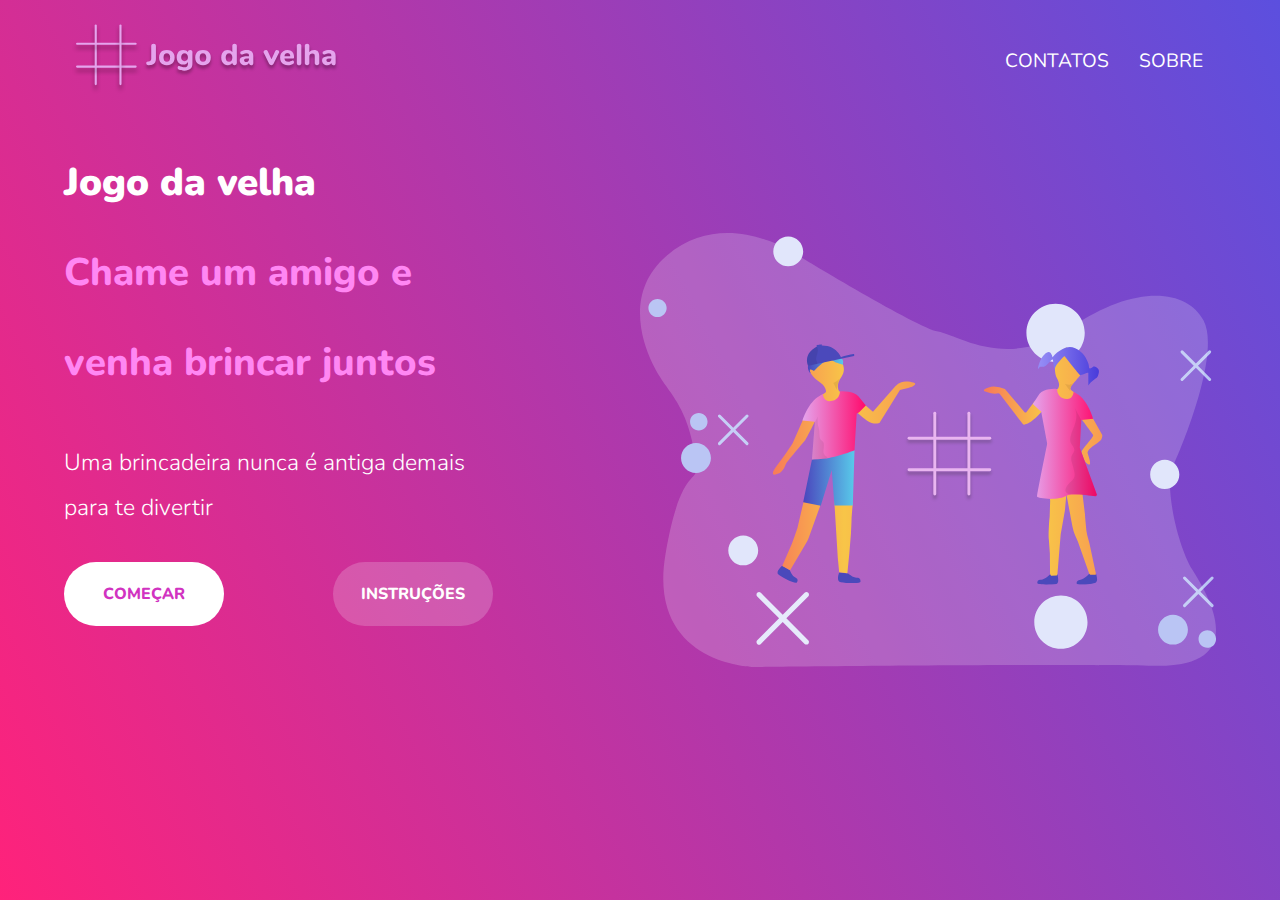
<file: index.html>
<!DOCTYPE html>
<html lang="pt-br">
  <head>
    <meta charset="UTF-8" />
    <meta name="viewport" content="width=device-width, initial-scale=1.0" />
    <title>Jogo da Velha</title>
    <link rel="icon" href="./public/img/jogoDaVelha.svg" />
    
    <script src="https://code.jquery.com/jquery-3.5.1.min.js" integrity="sha256-9/aliU8dGd2tb6OSsuzixeV4y/faTqgFtohetphbbj0=" crossorigin="anonymous"></script>

    <link rel="stylesheet" href="./public/css/main.css" />
    <link rel="stylesheet" href="./public/css/index-style.css" />
    
    <link rel="icon" type="image/png" href="./public/img/jogoDaVelha.svg"/>

    <link
      href="https://fonts.googleapis.com/css2?family=Nunito:wght@400;600;700;800&display=swap"
      rel="stylesheet"
    />
  </head>
  <body>
    <div id="page">
      <div id="container-index" class="container">
        <header>
          <a href="index.html"
            ><img src=".\public\img\Logo.svg" alt="Jogo da velha"
          /></a>
          <ul class="informations">
            <li></li>
            <li>CONTATOS</li>
            <li>SOBRE</li>
          </ul>
        </header>

        <main class="main-index">
          <div class="text-main introducao">
            <h1>
              <strong>Jogo da velha</strong> Chame um amigo e venha brincar
              juntos
            </h1>
            <p>Uma brincadeira nunca é antiga demais para te divertir</p>
          </div>
          <section class="invitation">
            <button class="button button-white" onclick="iniciar()">COMEÇAR</button>
            <a class="button button-transparent" href="instructions.html"
              >INSTRUÇÕES</a
            >
          </section>
        </main>

        <footer>
          <!--Rodapé-->
        </footer>
      </div>
    </div>
    <script type="text/javascript" src="./public/js/index-script.js"></script>
  </body>
</html>
</file>
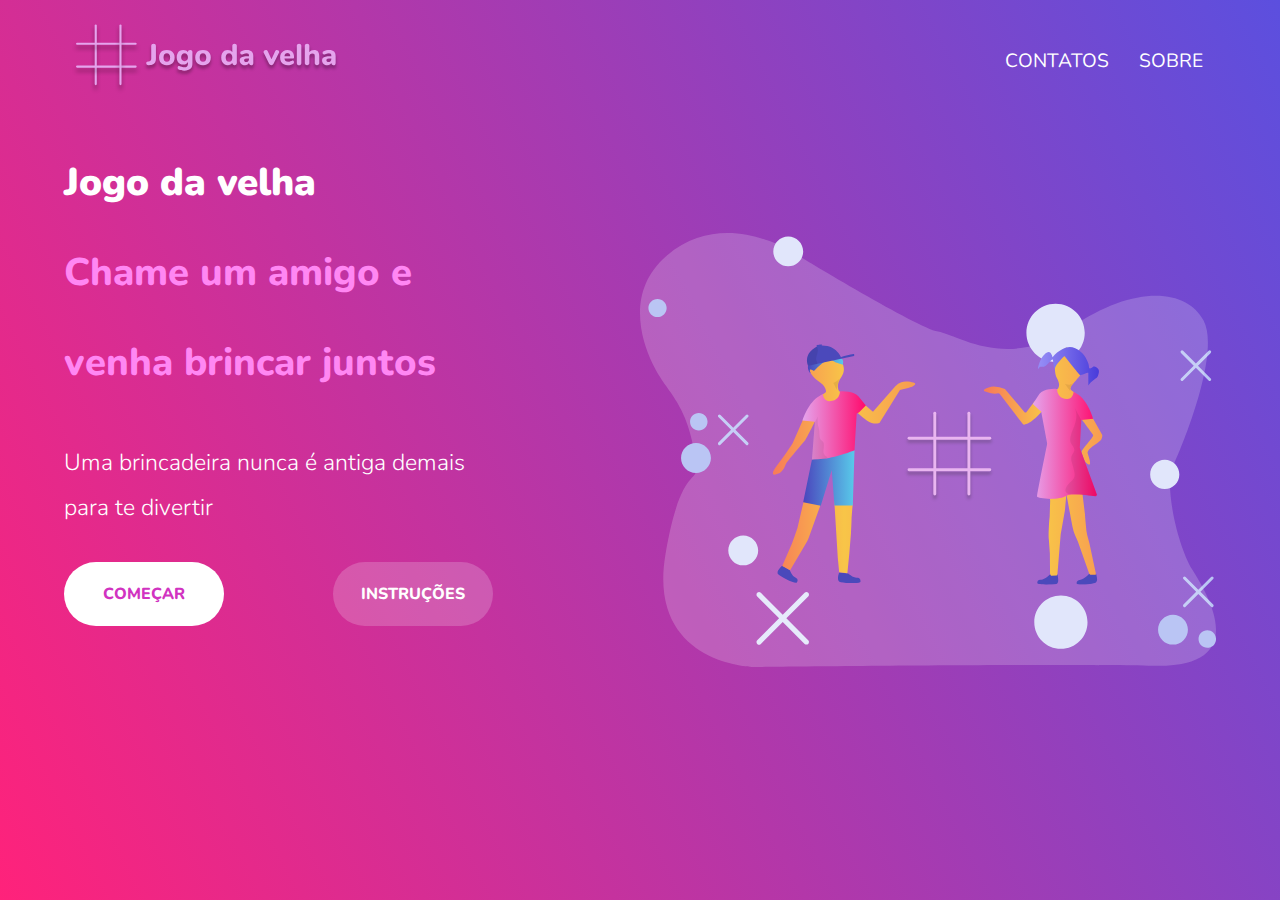
<file: Jogo da velha/index.html>
<!DOCTYPE html>
<html lang="pt-br">
  <head>
    <meta charset="UTF-8" />
    <meta name="viewport" content="width=device-width, initial-scale=1.0" />
    <title>Jogo da Velha</title>
    <link rel="icon" href="./public/img/jogoDaVelha.svg" />

    <link rel="stylesheet" href="./public/css/main.css" />
    <link rel="stylesheet" href="./public/css/index-style.css" />

    <link
      href="https://fonts.googleapis.com/css2?family=Nunito:wght@400;600;700;800&display=swap"
      rel="stylesheet"
    />
  </head>
  <body>
    <div id="page">
      <div id="container-index" class="container">
        <header>
          <a href="index.html"
            ><img src=".\public\img\Logo.svg" alt="Jogo da velha"
          /></a>
          <ul class="informations">
            <li></li>
            <li>CONTATOS</li>
            <li>SOBRE</li>
          </ul>
        </header>

        <main class="main-index">
          <div class="text-main introducao">
            <h1>
              <strong>Jogo da velha</strong> Chame um amigo e venha brincar
              juntos
            </h1>
            <p>Uma brincadeira nunca é antiga demais para te divertir</p>
          </div>
          <section class="invitation">
            <button class="button button-white" onclick="iniciar()">COMEÇAR</button>
            <a class="button button-transparent" href="instructions.html"
              >INSTRUÇÕES</a
            >
          </section>
        </main>

        <footer>
          <!--Rodapé-->
        </footer>
      </div>
    </div>
    <script type="text/javascript" src="./public/js/index-script.js"></script>
  </body>
</html>
</file>
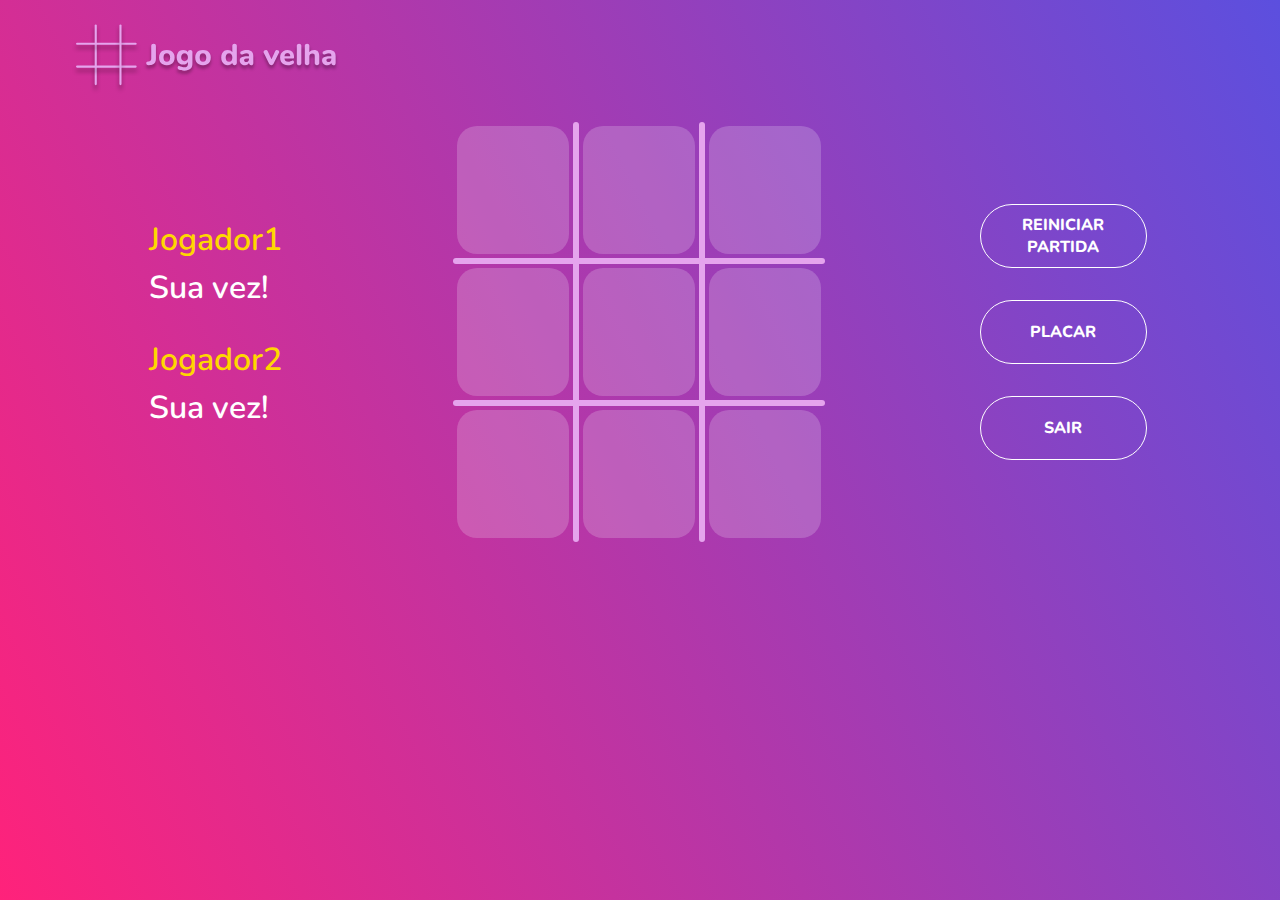
<file: gamer.html>
<!DOCTYPE html>
<html lang="pt-br">
  <head>
    <meta charset="UTF-8" />
    <meta name="viewport" content="width=device-width, initial-scale=1.0" />
    <title>Jogo da Velha</title>
    <link rel="icon" href="./public/img/jogoDaVelha.svg" />

    <link rel="stylesheet" href="./public/css/main.css" />
    <link rel="stylesheet" href="./public/css/gamer-style.css" />


    <link
      href="https://fonts.googleapis.com/css2?family=Nunito:wght@400;600;700;800&display=swap"
      rel="stylesheet"
    />
  </head>
  <body>
    <div id="page">
      <div id="container-index" class="container">
        <header>
          <a href="index.html"
            ><img src=".\public\img\Logo.svg" alt="Jogo da velha"
          /></a>
        </header>
        <main class="main-gamer">
          <aside id="vez-jogadores">
            <div id="vencedor"></div>
            <div id="vez-jogador1">
              <label class="nome-jogador" id="nome-pessoa1">Jogador1</label>
              <p>Sua vez!</p>
            </div>
            <div id="vez-jogador2">
              <label class="nome-jogador" id="nome-pessoa2">Jogador2</label>
              <p>Sua vez!</p>
            </div>
          </aside>
          <div id="jodo-da-velha">
            <div class="linha">
              <div id="1" class="quadrado" onclick="escolherQuadrado(this.id)">-</div>
              <div class="vertical top"></div>
              <div id="2" class="quadrado" onclick="escolherQuadrado(this.id)">-</div>
              <div class="vertical top"></div>
              <div id="3" class="quadrado" onclick="escolherQuadrado(this.id)">-</div>
            </div>
            <div class="horizontal"></div>
            <div class="linha">
              <div id="4" class="quadrado" onclick="escolherQuadrado(this.id)">-</div>
              <div class="vertical"></div>
              <div id="5" class="quadrado" onclick="escolherQuadrado(this.id)">-</div>
              <div class="vertical"></div>
              <div id="6" class="quadrado" onclick="escolherQuadrado(this.id)">-</div>
            </div>
            <div class="horizontal"></div>
            <div class="linha">
              <div id="7" class="quadrado" onclick="escolherQuadrado(this.id)">-</div>
              <div class="vertical bottom"></div>
              <div id="8" class="quadrado" onclick="escolherQuadrado(this.id)">-</div>
              <div class="vertical bottom"></div>
              <div id="9" class="quadrado" onclick="escolherQuadrado(this.id)">-</div>
            </div>
          </div>
          <aside id="controles">
            <button class="button button-basic" onclick="reiniciar()">
              REINICIAR PARTIDA
            </button>

            <button onclick="window.location.href = 'placar.html'" class="button button-basic">PLACAR</button>

            <button class="button button-basic">
              <a href="index.html">SAIR</a>
            </button>
          </aside>
        </main>

        <footer>
        </footer>
      </div>
    </div>
    <script type="text/javascript" src="./public/js/gamer-script.js"></script>
  </body>
</html>
</file>
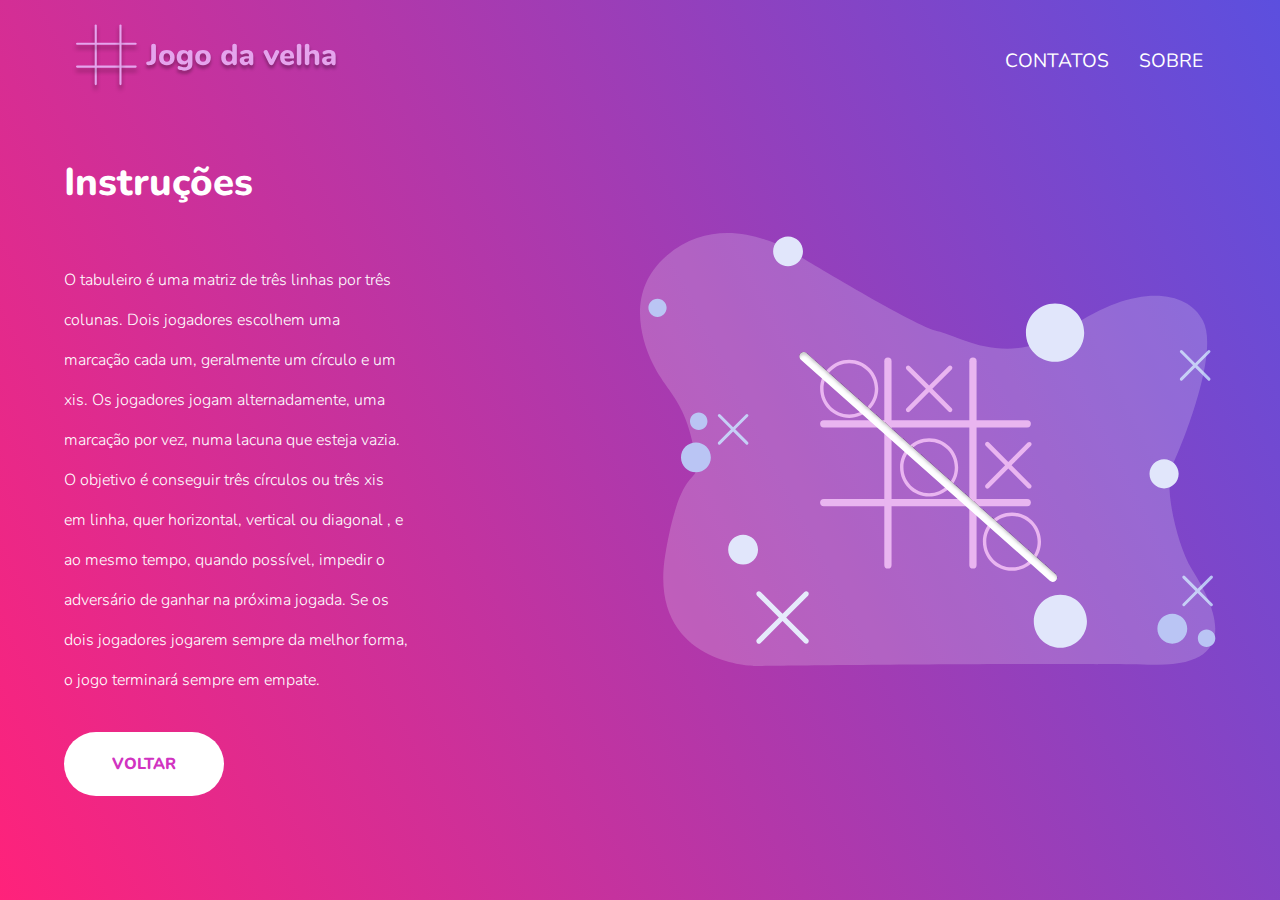
<file: instructions.html>
<!DOCTYPE html>
<html lang="pt-br">
  <head>
    <meta charset="UTF-8" />
    <meta name="viewport" content="width=device-width, initial-scale=1.0" />
    <title>Instruções | Jogo da Velha</title>
    <link rel="icon" href="./public/img/jogoDaVelha.svg" />

    <link rel="stylesheet" href="./public/css/main.css" />
    <link rel="stylesheet" href=".\public\css\instructions-style.css" />

    <link rel="icon" type="image/svg" href="./public/img/jogoDaVelha.svg"/>

    <link
      href="https://fonts.googleapis.com/css2?family=Nunito:wght@400;600;700;800&display=swap"
      rel="stylesheet"
    />
  </head>
  <body>
    <div id="page">
      <div id="container-instructions" class="container">
        <header>
          <a href="index.html"
            ><img src=".\public\img\Logo.svg" alt="Jogo da velha"
          /></a>
          <ul class="informations">
            <li></li>
            <li>CONTATOS</li>
            <li>SOBRE</li>
          </ul>
        </header>

        <main>
          <div class="text-main instructions">
            <h1>Instruções</h1>
            <p>
              O tabuleiro  é uma matriz  de três linhas por três colunas. Dois jogadores escolhem uma marcação cada um, geralmente um círculo e um xis. Os jogadores jogam alternadamente, uma marcação por vez, numa lacuna que esteja vazia. O objetivo é conseguir três círculos ou três xis em linha, quer horizontal, vertical ou diagonal , e ao mesmo tempo, quando possível, impedir o adversário de ganhar na próxima jogada. Se os dois jogadores jogarem sempre da melhor forma, o jogo terminará sempre em empate.</p>
          </div>
          <a class="button button-white" href="index.html">VOLTAR</a>
        </main>

        <footer>
          <!--Rodapé-->
        </footer>
      </div>
    </div>
  </body>
</html>
</file>
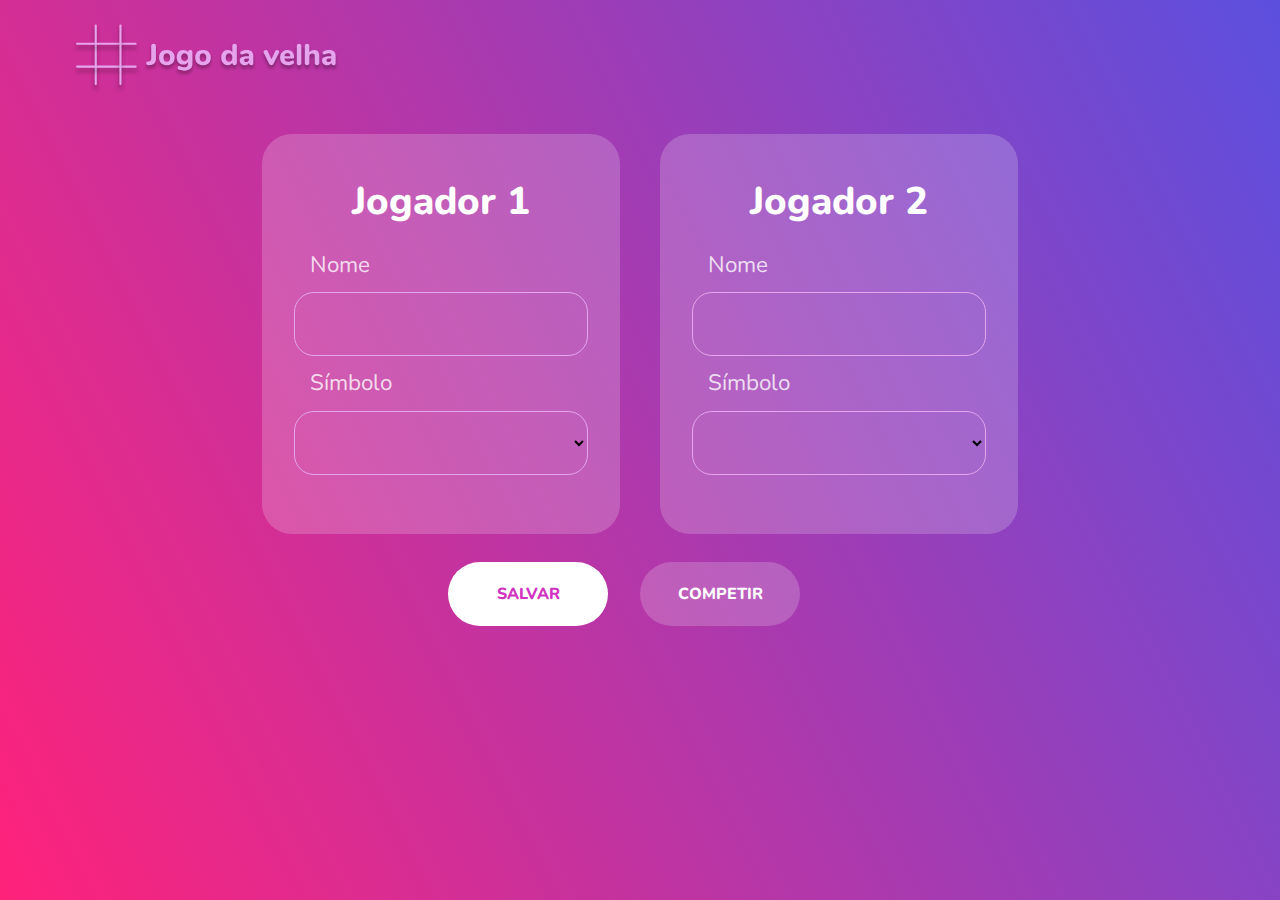
<file: start.html>
<!DOCTYPE html>
<html lang="en">
  <head>
    <meta charset="UTF-8" />
    <meta http-equiv="X-UA-Compatible" content="IE=edge" />
    <meta name="viewport" content="width=device-width, initial-scale=1.0" />
    <title>Start | Jogo da Velha</title>
    <link rel="icon" href="./public/img/jogoDaVelha.svg" />

    <link rel="stylesheet" href="./public/css/main.css" />
    <link rel="stylesheet" href="./public/css/start-style.css" />
    
    <link rel="icon" type="image/svg" href="./public/img/jogoDaVelha.svg"/>

    <link
      href="https://fonts.googleapis.com/css2?family=Nunito:wght@400;600;700;800&display=swap"
      rel="stylesheet"
    />
  </head>
  <body>
    <div id="page">
      <div id="container-start" class="container">
        <header>
          <a href="index.html"
            ><img src=".\public\img\Logo.svg" alt="Jogo da velha"
          /></a>
        </header>

        <form class="main-start" action="">
          <div id="inputs">
            <section class="input jogador1">
              <h1>Jogador 1</h1>
              <div class="input-area jogador1">
                <label for="nome-jogador1">Nome</label>
                <input id="nome-jogador1" name="name" class="name" required />
              </div>
              <div class="input-area jogador1">
                <p>Símbolo</p>
                <select id="simbolo-jogador1" required>
                  <option value=""></option>
                  <option>X</option>
                  <option>O</option>
                </select>
              </div>
            </section>
            <section class="input jogador2">
              <h1>Jogador 2</h1>
              <div class="input-area jogador2">
                <label for="nome-jogador2">Nome</label>
                <input id="nome-jogador2" name="name" class="name" required />
              </div>
              <div class="input-area jogador2">
                <p>Símbolo</p>
                <select id="simbolo-jogador2" required>
                  <option value=""></option>
                  <option>X</option>
                  <option>O</option>
                </select>
              </div>
            </section>
          </div>
          <div id="button-centro">
            <button
              class="button button-white"
              onclick="salvarJogadores()"
              type="submit"
              id="inicar"
            >
              SALVAR
            </button>
            <button class="button button-transparent" onclick="competir()">
              COMPETIR
            </button>
          </div>
        </form>
      </div>
    </div>
    <script type="text/javascript" src="./public/js/start-script.js"></script>
  </body>
</html>
</file>
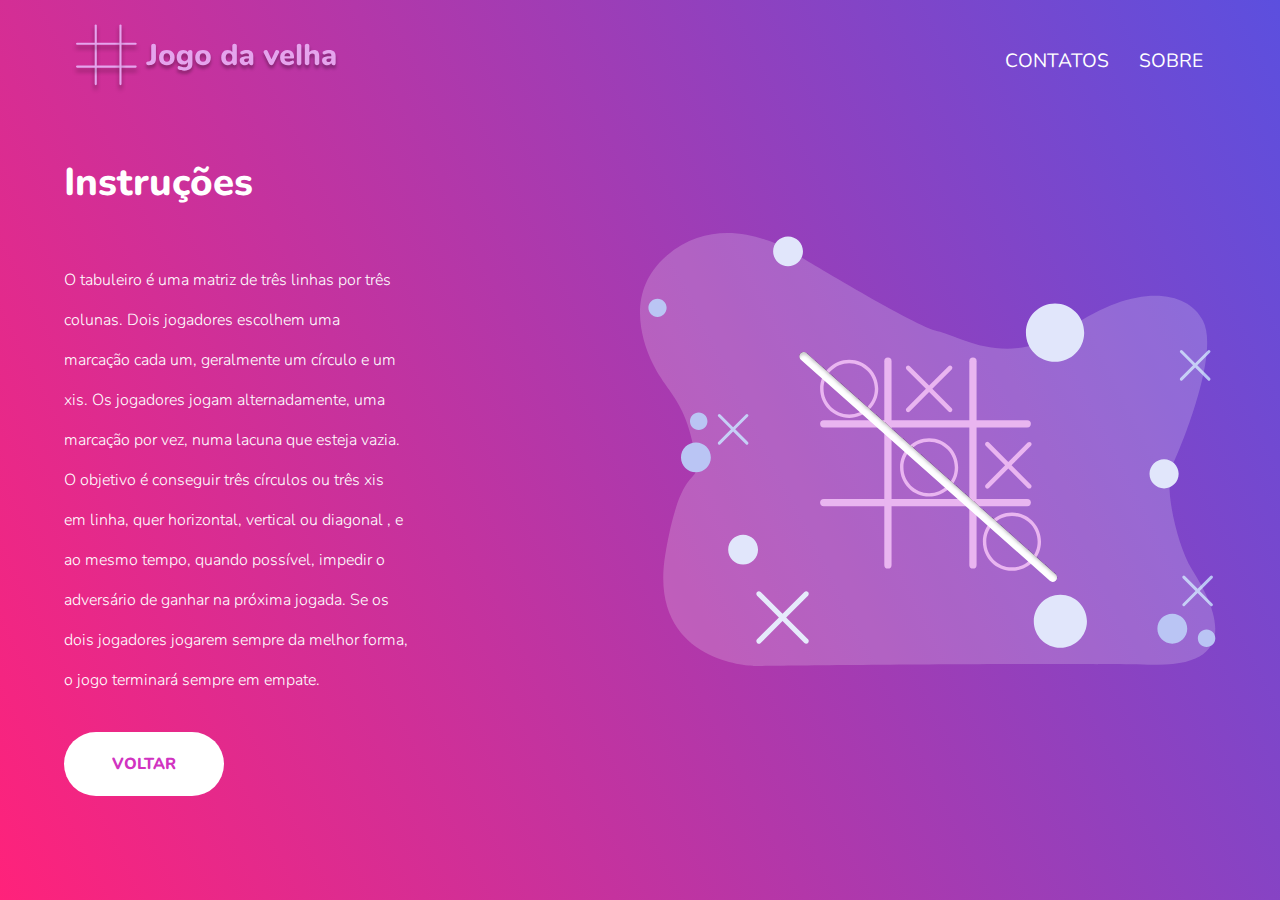
<file: Jogo da velha/instructions.html>
<!DOCTYPE html>
<html lang="pt-br">
  <head>
    <meta charset="UTF-8" />
    <meta name="viewport" content="width=device-width, initial-scale=1.0" />
    <title>Instruções | Jogo da Velha</title>
    <link rel="icon" href="./public/img/jogoDaVelha.svg" />

    <link rel="stylesheet" href="./public/css/main.css" />
    <link rel="stylesheet" href=".\public\css\instructions-style.css" />

    <link
      href="https://fonts.googleapis.com/css2?family=Nunito:wght@400;600;700;800&display=swap"
      rel="stylesheet"
    />
  </head>
  <body>
    <div id="page">
      <div id="container-instructions" class="container">
        <header>
          <a href="index.html"
            ><img src=".\public\img\Logo.svg" alt="Jogo da velha"
          /></a>
          <ul class="informations">
            <li></li>
            <li>CONTATOS</li>
            <li>SOBRE</li>
          </ul>
        </header>

        <main>
          <div class="text-main instructions">
            <h1>Instruções</h1>
            <p>
              O tabuleiro  é uma matriz  de três linhas por três colunas. Dois jogadores escolhem uma marcação cada um, geralmente um círculo e um xis. Os jogadores jogam alternadamente, uma marcação por vez, numa lacuna que esteja vazia. O objetivo é conseguir três círculos ou três xis em linha, quer horizontal, vertical ou diagonal , e ao mesmo tempo, quando possível, impedir o adversário de ganhar na próxima jogada. Se os dois jogadores jogarem sempre da melhor forma, o jogo terminará sempre em empate.</p>
          </div>
          <a class="button button-white" href="index.html">VOLTAR</a>
        </main>

        <footer>
          <!--Rodapé-->
        </footer>
      </div>
    </div>
  </body>
</html>
</file>
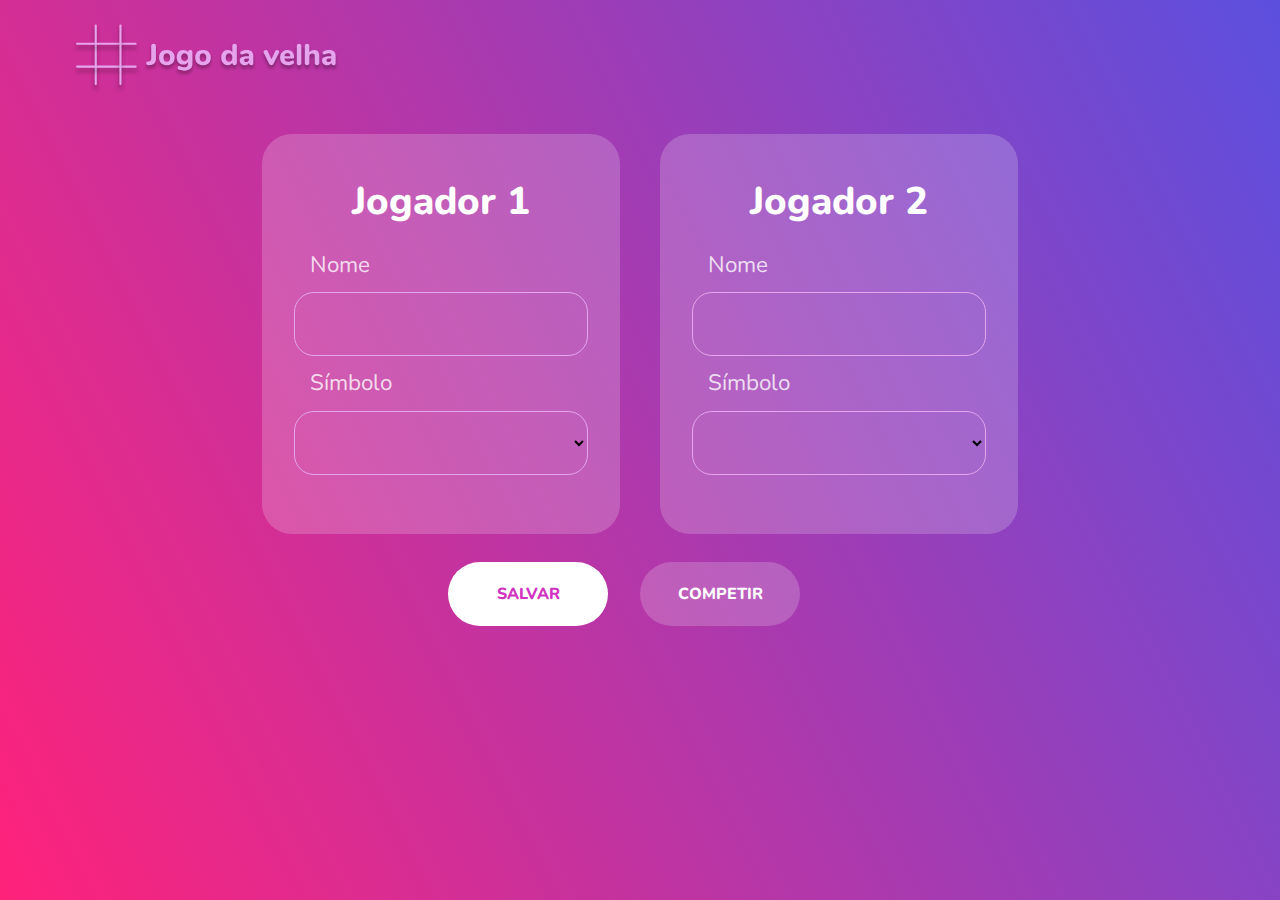
<file: Jogo da velha/start.html>
<!DOCTYPE html>
<html lang="en">
  <head>
    <meta charset="UTF-8" />
    <meta http-equiv="X-UA-Compatible" content="IE=edge" />
    <meta name="viewport" content="width=device-width, initial-scale=1.0" />
    <title>Start | Jogo da Velha</title>
    <link rel="icon" href="./public/img/jogoDaVelha.svg" />

    <link rel="stylesheet" href="./public/css/main.css" />
    <link rel="stylesheet" href="./public/css/start-style.css" />

    <link
      href="https://fonts.googleapis.com/css2?family=Nunito:wght@400;600;700;800&display=swap"
      rel="stylesheet"
    />
  </head>
  <body>
    <div id="page">
      <div id="container-start" class="container">
        <header>
          <a href="index.html"
            ><img src=".\public\img\Logo.svg" alt="Jogo da velha"
          /></a>
        </header>

        <form class="main-start" action="">
          <div id="inputs">
            <section class="input jogador1">
              <h1>Jogador 1</h1>
              <div class="input-area jogador1">
                <label for="nome-jogador1">Nome</label>
                <input id="nome-jogador1" name="name" class="name" required />
              </div>
              <div class="input-area jogador1">
                <p>Símbolo</p>
                <select id="simbolo-jogador1" required>
                  <option value=""></option>
                  <option>X</option>
                  <option>O</option>
                </select>
              </div>
            </section>
            <section class="input jogador2">
              <h1>Jogador 2</h1>
              <div class="input-area jogador2">
                <label for="nome-jogador2">Nome</label>
                <input id="nome-jogador2" name="name" class="name" required />
              </div>
              <div class="input-area jogador2">
                <p>Símbolo</p>
                <select id="simbolo-jogador2" required>
                  <option value=""></option>
                  <option>X</option>
                  <option>O</option>
                </select>
              </div>
            </section>
          </div>
          <div id="button-centro">
            <button
              class="button button-white"
              onclick="salvarJogadores()"
              type="submit"
              id="inicar"
            >
              SALVAR
            </button>
            <button class="button button-transparent" onclick="competir()">
              COMPETIR
            </button>
          </div>
        </form>
      </div>
    </div>
    <script type="text/javascript" src="./public/js/start-script.js"></script>
  </body>
</html>
</file>
<file: public/css/main.css>
* {
  margin: 0;
  padding: 0;
  box-sizing: border-box;
}

body {
  font: 400 1.4rem/1 "Nunito", sans-serif;
}

#page {
  background: linear-gradient(63.18deg, #ff0a6ce6 0%, #4a3cdbe6 100%);

  width: 100%;
  min-height: 100vh;
  display: flex;
  justify-content: center;
}

.container {
  width: min(90%, 112rem);
  min-height: none;
  margin: 1rem;
}

header {
  display: flex;
  justify-content: space-between;
  align-items: center;
}

header img {
  margin: 0.5rem;
}

.informations {
  list-style-type: none;
  margin: 0;
  padding: 0;

  color: #ffffff;
  font-size: 1.2rem;
}

.informations li {
  display: inline;
  margin: 1vw;
}

.text-main {
  display: flex;
  flex-direction: column;
  margin-bottom: 2rem;
}

.text-main h1 {
  font-weight: 800;
  font-size: clamp(2rem, 3vw, 5.5rem);
  line-height: clamp(3rem, 10vh, 6rem);

  margin: 2rem 0 2rem 0;
}

.text-main p {
  font-weight: 300;
  color: #ffffff;
}

.button {
  width: 10rem;
  height: 4rem;

  text-decoration: none;
  border: none;
  border-radius: 3rem;
  font-family: "Nunito", sans-serif;
  font-size: clamp(0.5rem, 1rem, 1.5rem);
  margin-right: 2rem;
  padding: 0.5rem;

  display: flex;
  align-items: center;
  justify-content: center;
}

.button-white {
  background-color: #ffffff;
  color: #d133c1;
  font-weight: 800;
}

.button-transparent {
  background: #f8f8ff33;
  color: #ffffff;
  font-weight: 800;
}

.button-basic {
  background: rgba(0, 0, 0, 0);
  border: 1px solid #ffffff;
  color: #ffffff;
  font-weight: 800;
}
</file>
<file: public/css/index-style.css>
#container-index {
  background: url("../img/fundoIndex.svg") no-repeat 100% /
    clamp(25rem, 45vw, 50rem);
}

.text-main.introducao {
  width: 35%;
}

.text-main.introducao h1 {
  color: #ff87f3;
}

.text-main.introducao strong {
  display: block;
  color: #ffffff;
}

.text-main.introducao p {
  font-size: clamp(1rem, 1.8vw, 3rem);
  line-height: clamp(2.5rem, 5vh, 3rem);
}

.invitation {
  display: flex;
  justify-content: space-between;
  align-items: center;

  width: 40%;
}
</file>
<file: Jogo da velha/public/css/main.css>
* {
  margin: 0;
  padding: 0;
  box-sizing: border-box;
}

body {
  font: 400 1.4rem/1 "Nunito", sans-serif;
}

#page {
  background: linear-gradient(63.18deg, #ff0a6ce6 0%, #4a3cdbe6 100%);

  width: 100%;
  min-height: 100vh;
  display: flex;
  justify-content: center;
}

.container {
  width: min(90%, 112rem);
  min-height: none;
  margin: 1rem;
}

header {
  display: flex;
  justify-content: space-between;
  align-items: center;
}

header img {
  margin: 0.5rem;
}

.informations {
  list-style-type: none;
  margin: 0;
  padding: 0;

  color: #ffffff;
  font-size: 1.2rem;
}

.informations li {
  display: inline;
  margin: 1vw;
}

.text-main {
  display: flex;
  flex-direction: column;
  margin-bottom: 2rem;
}

.text-main h1 {
  font-weight: 800;
  font-size: clamp(2rem, 3vw, 5.5rem);
  line-height: clamp(3rem, 10vh, 6rem);

  margin: 2rem 0 2rem 0;
}

.text-main p {
  font-weight: 300;
  color: #ffffff;
}

.button {
  width: 10rem;
  height: 4rem;

  text-decoration: none;
  border: none;
  border-radius: 3rem;
  font-family: "Nunito", sans-serif;
  font-size: clamp(0.5rem, 1rem, 1.5rem);
  margin-right: 2rem;
  padding: 0.5rem;

  display: flex;
  align-items: center;
  justify-content: center;
}

.button-white {
  background-color: #ffffff;
  color: #d133c1;
  font-weight: 800;
}

.button-transparent {
  background: #f8f8ff33;
  color: #ffffff;
  font-weight: 800;
}

.button-basic {
  background: rgba(0, 0, 0, 0);
  border: 1px solid #ffffff;
  color: #ffffff;
  font-weight: 800;
}
</file>
<file: Jogo da velha/public/css/index-style.css>
#container-index {
  background: url("../img/fundoIndex.svg") no-repeat 100% /
    clamp(25rem, 45vw, 50rem);
}

.text-main.introducao {
  width: 35%;
}

.text-main.introducao h1 {
  color: #ff87f3;
}

.text-main.introducao strong {
  display: block;
  color: #ffffff;
}

.text-main.introducao p {
  font-size: clamp(1rem, 1.8vw, 3rem);
  line-height: clamp(2.5rem, 5vh, 3rem);
}

.invitation {
  display: flex;
  justify-content: space-between;
  align-items: center;

  width: 40%;
}
</file>
<file: public/css/gamer-style.css>
.main-gamer {
  display: flex;
  align-items: center;
  justify-content: space-around;
}

#vez-jogadores {
  display: flex;
  flex-direction: column;

  overflow: hidden;
  font-size: clamp(1rem, 2.5vw, 4rem);
  font-weight: 600;
  color: #ffd700;
}

#vez-jogadores .nome-jogador {
  margin: 1rem;
}

#vez-jogadores p {
  color: #ffffff;
  margin: 1rem;
}

#vez-jogador1 {
  margin-bottom: 1.5rem;
}

#jodo-da-velha {
  margin: 1rem;
}

.linha {
  display: flex;
  justify-content: space-around;
}

.quadrado {
  width: clamp(5rem, 18vw, 7rem);
  height: clamp(6rem, 20vh, 8rem);
  background: rgba(248, 248, 255, 0.2);
  text-align: center;
  display: flex;
  padding: 35px;
  font-size: 55px;
  margin: 4px;
  cursor: pointer;
  color: rgba(0, 0, 0, 0);
  border-radius: 20px;
}

.horizontal {
  height: 6px;
  background: #e5a4ed;
  border-radius: 20px;
}

.vertical {
  width: 6px;
  background: #e5a4ed;
}

.top {
  border-radius: 20px 20px 0px 0px;
}

.bottom {
  border-radius: 0px 0px 20px 20px;
}

.button {
  margin: 1rem 0rem;

  width: clamp(7rem, 13vw, 15rem);
}

.button a {
  color: #ffffff;
  text-decoration: none;
}

#controles {
  display: flex;
  flex-direction: column;
}

button a {
  width: 100%;
  height: 100%;
  display: flex;
  align-items: center;
  justify-content: center;
}

footer {
  display: flex;
  align-items: center;
  justify-content: center;
}
</file>
<file: public/css/start-style.css>
.main-start {
  display: flex;
  flex-direction: column;
  align-items: center;
}

#inputs {
  display: flex;
  justify-content: space-around;
  margin: 0.5rem;

  color: #ffffffcc;
}

.input {
  width: clamp(20rem, 28vw, 30rem);
  /* width: 300px; */
  height: 400px;
  background: #ffffff;
  margin: min(20px, 100px);

  background: #f8f8ff33;
  border-radius: 30px;

  display: flex;
  flex-direction: column;

  text-align: center;
  padding: 1rem;
}

.input h1 {
  font-weight: 800;
  font-size: clamp(2rem, 3vw, 5.5rem);
  color: #ffffff;

  margin: 10%;
}

.input-area {
  display: flex;
  flex-direction: column;
}

.input-area p,
label {
  text-align: left;
  margin-left: 2rem;
}

.input-area .name,
select {
  background: rgba(248, 248, 255, 0);
  border: 1px solid #e5a6ed;
  border-radius: 20px;
  margin: 1rem;
  padding: 0.6rem;
  min-height: 4rem;
}

#button-centro {
  display: flex;
  justify-content: flex-end;
}
</file>
<file: Jogo da velha/public/css/start-style.css>
.main-start {
  display: flex;
  flex-direction: column;
  align-items: center;
}

#inputs {
  display: flex;
  justify-content: space-around;
  margin: 0.5rem;

  color: #ffffffcc;
}

.input {
  width: clamp(20rem, 28vw, 30rem);
  /* width: 300px; */
  height: 400px;
  background: #ffffff;
  margin: min(20px, 100px);

  background: #f8f8ff33;
  border-radius: 30px;

  display: flex;
  flex-direction: column;

  text-align: center;
  padding: 1rem;
}

.input h1 {
  font-weight: 800;
  font-size: clamp(2rem, 3vw, 5.5rem);
  color: #ffffff;

  margin: 10%;
}

.input-area {
  display: flex;
  flex-direction: column;
}

.input-area p,
label {
  text-align: left;
  margin-left: 2rem;
}

.input-area .name,
select {
  background: rgba(248, 248, 255, 0);
  border: 1px solid #e5a6ed;
  border-radius: 20px;
  margin: 1rem;
  padding: 0.6rem;
  min-height: 4rem;
}

#button-centro {
  display: flex;
  justify-content: flex-end;
}
</file>
